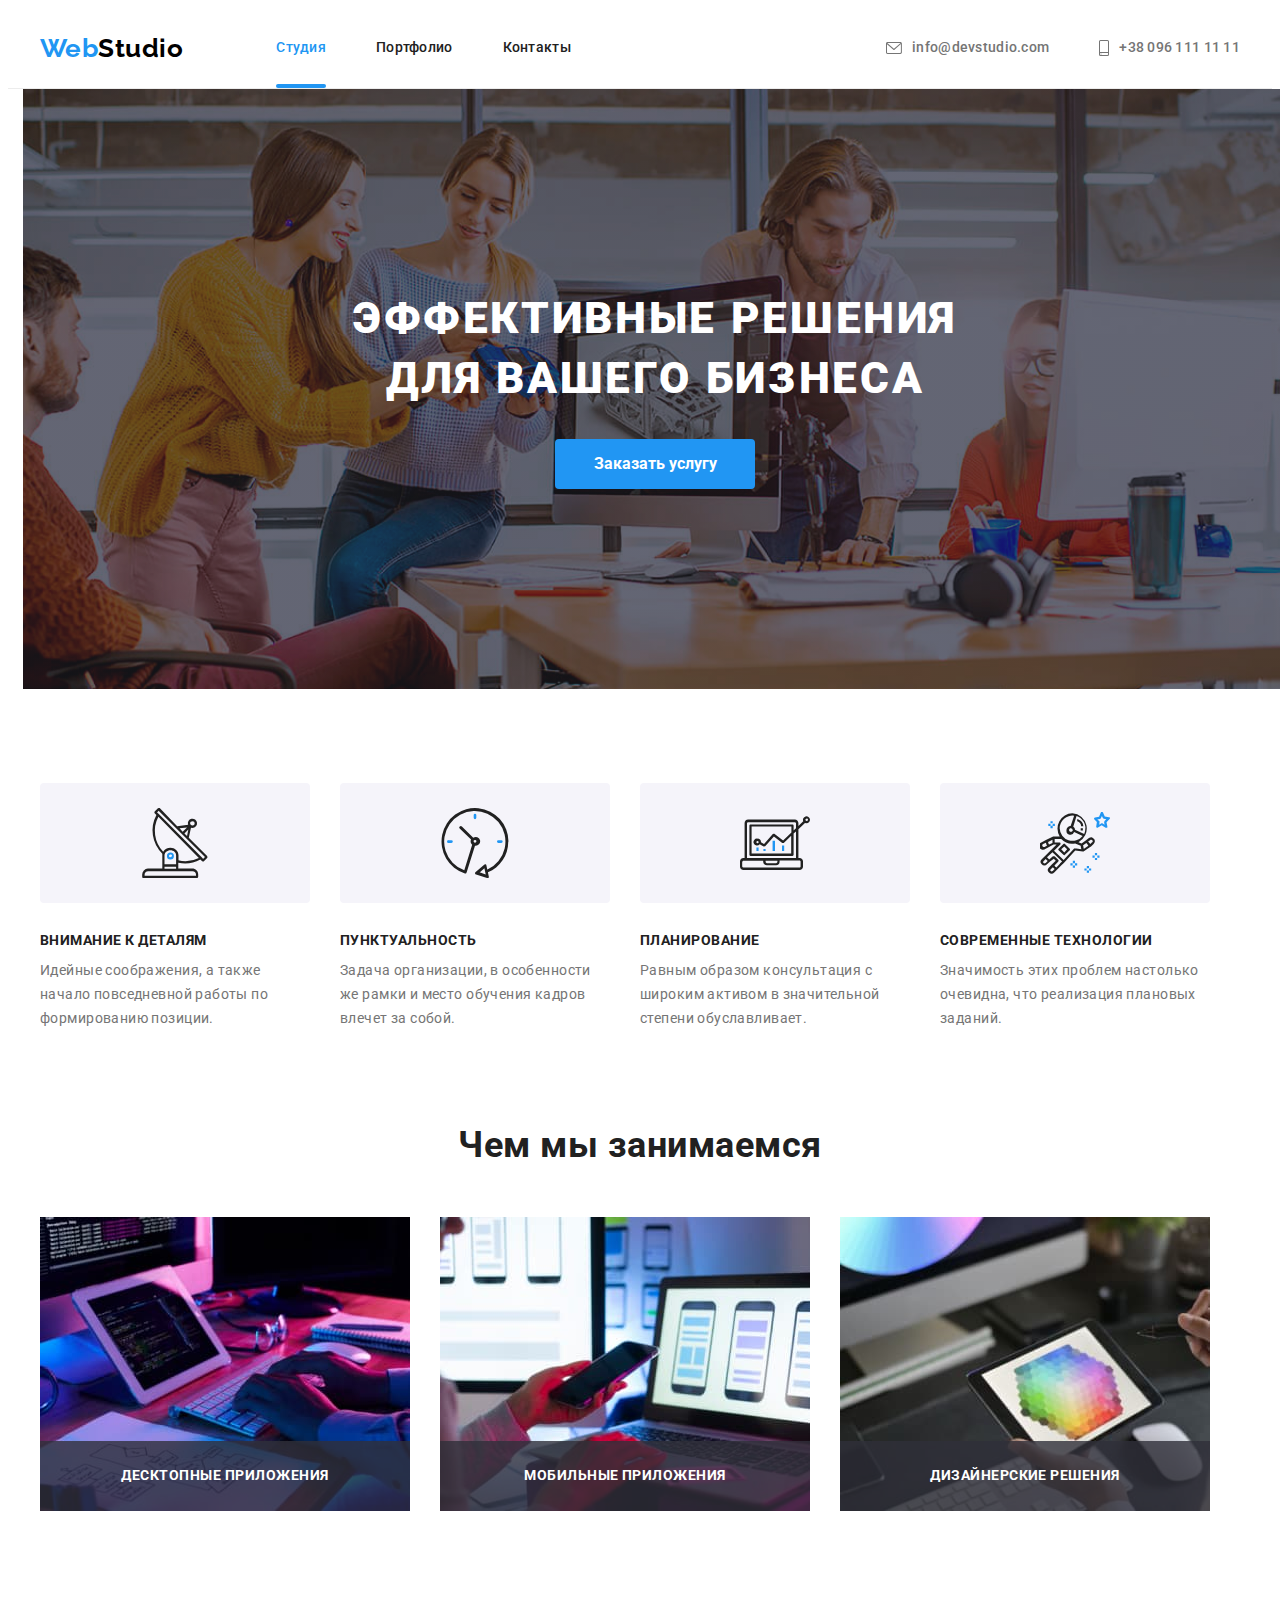
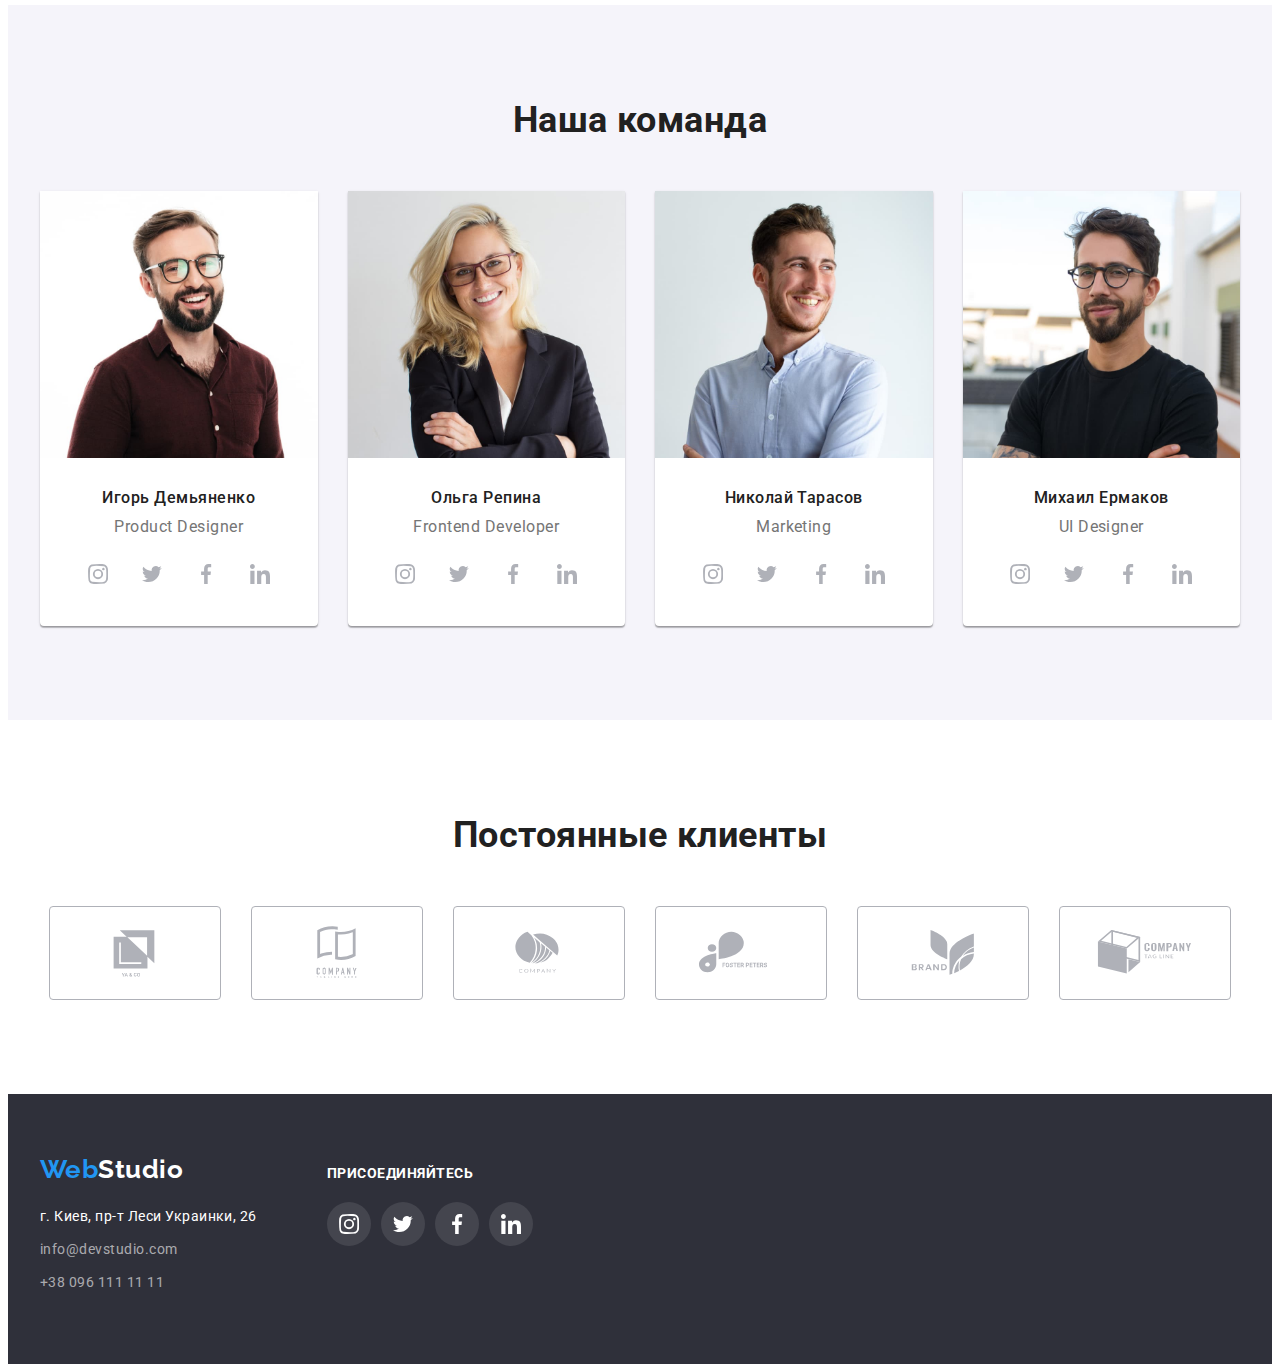
<file: index.html>
<!DOCTYPE html>
<html lang="ru">
  <head>
    <meta charset="UTF-8" />
    <meta http-equiv="X-UA-Compatible" content="IE=edge" />
    <meta name="viewport" content="width=device-width, initial-scale=1.0" />
    <link
      href="https://fonts.googleapis.com/css2?family=Raleway:wght@700&family=Roboto:wght@400;500;700;900&display=swap"
      rel="stylesheet"
    />
    <link
      rel="stylesheet"
      href="https://cdnjs.cloudflare.com/ajax/libs/modern-normalize/1.1.0/modern-normalize.min.css"
      integrity="sha512-wpPYUAdjBVSE4KJnH1VR1HeZfpl1ub8YT/NKx4PuQ5NmX2tKuGu6U/JRp5y+Y8XG2tV+wKQpNHVUX03MfMFn9Q=="
      crossorigin="anonymous"
      referrerpolicy="no-referrer"
    />
    <link rel="stylesheet" href="./css/styles.css" />
    <title>goit-markup-hw-05</title>
  </head>
  <body>
    <!--Шапка-->
    <header class="header">
      <!-- <a href="./test.html" style="font-size: 80">TEST</a> -->
      <nav class="container main-nav">
        <a href="./index.html" class="logo"
          ><span class="first-word">Web</span><span class="second-word">Studio</span></a
        >
        <ul class="site-nav list">
          <li class="item"><a href="./index.html" class="link current">Студия</a></li>
          <li class="item"><a href="./portfolio.html" class="link">Портфолио</a></li>
          <li class="item"><a href="" class="link">Контакты</a></li>
        </ul>

        <ul class="site-auto list">
          <li class="item">
            <a href="mailto:info@devstudio.com" class="link icon-contact">
              <svg class="icon-envelope">
                <use href="./images/icons1.svg#icon-envelope"></use>
              </svg>
              info@devstudio.com
            </a>
          </li>
          <li class="item">
            <a href="tel:+380961111111" class="link icon-contact">
              <svg class="icon-smartphone">
                <use href="./images/icons1.svg#icon-smartphone"></use>
              </svg>
              +38 096 111 11 11</a
            >
          </li>
        </ul>
      </nav>
    </header>

    <!--Главная секция-->
    <main>
      <!--Секция-герой-->
      <section class="hero container">
        <div class="hero-bg">
          <h1 class="hero-title">
            Эффективные решения <br />
            для вашего бизнеса
          </h1>
          <button class="button primary" type="button" data-modal-open>Заказать услугу</button>
        </div>
      </section>

      <!-- MODAL WINDOW -->
      <!-- <button type="button" data-modal-open>MODAL WINDOW</button> -->
      <div class="backdrop is-hidden" data-modal>
        <div class="modal">
          <!-- <p>Lorem ipsum dolor sit amet consectetur adipisicing elit. Repellendus, architecto!</p> -->
          <button type="button" class="modal-button" data-modal-close>
            <svg class="modal-icon" width="18" height="18">
              <use href="./images/icons1.svg#icon-close-black"></use>
            </svg>
          </button>
        </div>
      </div>
      <!-- MODAL WINDOW -->

      <!--Характеристика-->
      <section class="section">
        <div class="container">
          <h2 class="section-title visually-hidden">Характеристика компании</h2>
          <ul class="feature-list list">
            <li class="item">
              <div class="icon-feature">
                <svg width="70" height="70">
                  <use href="./images/icons1.svg#icon-antenna"></use>
                </svg>
              </div>

              <h3 class="title">Внимание к деталям</h3>
              <p class="text">
                Идейные соображения, а также начало повседневной работы по формированию позиции.
              </p>
            </li>
            <li class="item">
              <div class="icon-feature">
                <svg width="70" height="70">
                  <use href="./images/icons1.svg#icon-clock"></use>
                </svg>
              </div>
              <h3 class="title">Пунктуальность</h3>
              <p class="text">
                Задача организации, в особенности же рамки и место обучения кадров влечет за собой.
              </p>
            </li>
            <li class="item">
              <div class="icon-feature">
                <svg width="70" height="70">
                  <use href="./images/icons1.svg#icon-diagram"></use>
                </svg>
              </div>
              <h3 class="title">Планирование</h3>
              <p class="text">
                Равным образом консультация с широким активом в значительной степени обуславливает.
              </p>
            </li>
            <li class="item">
              <div class="icon-feature">
                <svg width="70" height="70">
                  <use href="./images/icons1.svg#icon-astronaut"></use>
                </svg>
              </div>

              <h3 class="title">Современные технологии</h3>
              <p class="text">
                Значимость этих проблем настолько очевидна, что реализация плановых заданий.
              </p>
            </li>
          </ul>
        </div>
      </section>

      <!--Чем занимается компания-->
      <section class="section occupation">
        <div class="container">
          <h2 class="section-title">Чем мы занимаемся</h2>
          <ul class="occupation-list list">
            <li class="item">
              <div class="ocupation-thumb">
                <img src="./images/programming.jpg" alt="Человек программирует" width="370" />
                <div class="ocupation-description">
                  <p class="occupation-text">Десктопные приложения</p>
                </div>
              </div>
            </li>
            <li class="item">
              <div class="ocupation-thumb">
                <img src="./images/maket.jpg" alt="Человек создает макет" width="370" />
                <div class="ocupation-description">
                  <p class="occupation-text">Мобильные приложения</p>
                </div>
              </div>
            </li>
            <li class="item">
              <div class="ocupation-thumb">
                <img src="./images/colour-selection.jpg" alt="Человек выбирает цвета" width="370" />
                <div class="ocupation-description">
                  <p class="occupation-text">Дизайнерские решения</p>
                </div>
              </div>
            </li>
          </ul>
        </div>
      </section>

      <!--Команда-->
      <section class="section team">
        <div class="container team-conteiner">
          <h2 class="section-title">Наша команда</h2>
          <ul class="team-list list">
            <li class="item">
              <img
                src="./images/product-designer.jpg"
                alt="Фото Игоря Демьяненко"
                width="270"
                class="img"
              />
              <div class="team-caption">
                <h3 class="title">Игорь Демьяненко</h3>
                <p>Product Designer</p>
                <!-- social list buttons -->
                <ul class="social-list list">
                  <li class="item">
                    <button class="button-link" type="button">
                      <svg class="button-icon" width="20" height="20">
                        <use href="./images/icons1.svg#icon-instagram"></use>
                      </svg>
                    </button>
                  </li>
                  <li class="item">
                    <button class="button-link" type="button">
                      <svg class="button-icon" width="20" height="20">
                        <use href="./images/icons1.svg#icon-twitter"></use>
                      </svg>
                    </button>
                  </li>
                  <li class="item">
                    <button class="button-link" type="button">
                      <svg class="button-icon" width="20" height="20">
                        <use href="./images/icons1.svg#icon-facebook"></use>
                      </svg>
                    </button>
                  </li>
                  <li class="item">
                    <button class="button-link" type="button">
                      <svg class="button-icon" width="20" height="20">
                        <use href="./images/icons1.svg#icon-linkedin"></use>
                      </svg>
                    </button>
                  </li>
                </ul>
                <!-- social list buttons -->
              </div>
            </li>
            <li class="item">
              <img
                src="./images/frontend-developer.jpg"
                alt="Фото Ольги Репиной"
                width="270"
                class="img"
              />
              <div class="team-caption">
                <h3 class="title">Ольга Репина</h3>
                <p>Frontend Developer</p>
                <!-- social list buttons -->
                <ul class="social-list list">
                  <li class="item">
                    <button class="button-link" type="button">
                      <svg class="button-icon" width="20" height="20">
                        <use href="./images/icons1.svg#icon-instagram"></use>
                      </svg>
                    </button>
                  </li>
                  <li class="item">
                    <button class="button-link" type="button">
                      <svg class="button-icon" width="20" height="20">
                        <use href="./images/icons1.svg#icon-twitter"></use>
                      </svg>
                    </button>
                  </li>
                  <li class="item">
                    <button class="button-link" type="button">
                      <svg class="button-icon" width="20" height="20">
                        <use href="./images/icons1.svg#icon-facebook"></use>
                      </svg>
                    </button>
                  </li>
                  <li class="item">
                    <button class="button-link" type="button">
                      <svg class="button-icon" width="20" height="20">
                        <use href="./images/icons1.svg#icon-linkedin"></use>
                      </svg>
                    </button>
                  </li>
                </ul>
                <!-- social list buttons -->
              </div>
            </li>
            <li class="item">
              <img
                src="./images/marketing.jpg"
                alt="Фото Николая Тарасова"
                width="270"
                class="img"
              />
              <div class="team-caption">
                <h3 class="title">Николай Тарасов</h3>
                <p>Marketing</p>
                <!-- social list buttons -->
                <ul class="social-list list">
                  <li class="item">
                    <button class="button-link" type="button">
                      <svg class="button-icon" width="20" height="20">
                        <use href="./images/icons1.svg#icon-instagram"></use>
                      </svg>
                    </button>
                  </li>
                  <li class="item">
                    <button class="button-link" type="button">
                      <svg class="button-icon" width="20" height="20">
                        <use href="./images/icons1.svg#icon-twitter"></use>
                      </svg>
                    </button>
                  </li>
                  <li class="item">
                    <button class="button-link" type="button">
                      <svg class="button-icon" width="20" height="20">
                        <use href="./images/icons1.svg#icon-facebook"></use>
                      </svg>
                    </button>
                  </li>
                  <li class="item">
                    <button class="button-link" type="button">
                      <svg class="button-icon" width="20" height="20">
                        <use href="./images/icons1.svg#icon-linkedin"></use>
                      </svg>
                    </button>
                  </li>
                </ul>
                <!-- social list buttons -->
              </div>
            </li>
            <li class="item">
              <img
                src="./images/UI-designer.jpg"
                alt="Фото Михаила Ермакова"
                width="270"
                class="img"
              />
              <div class="team-caption">
                <h3 class="title">Михаил Ермаков</h3>
                <p>UI Designer</p>
                <!-- social list buttons -->
                <ul class="social-list list">
                  <li class="item">
                    <button class="button-link" type="button">
                      <svg class="button-icon" width="20" height="20">
                        <use href="./images/icons1.svg#icon-instagram"></use>
                      </svg>
                    </button>
                  </li>
                  <li class="item">
                    <button class="button-link" type="button">
                      <svg class="button-icon" width="20" height="20">
                        <use href="./images/icons1.svg#icon-twitter"></use>
                      </svg>
                    </button>
                  </li>
                  <li class="item">
                    <button class="button-link" type="button">
                      <svg class="button-icon" width="20" height="20">
                        <use href="./images/icons1.svg#icon-facebook"></use>
                      </svg>
                    </button>
                  </li>
                  <li class="item">
                    <button class="button-link" type="button">
                      <svg class="button-icon" width="20" height="20">
                        <use href="./images/icons1.svg#icon-linkedin"></use>
                      </svg>
                    </button>
                  </li>
                </ul>
                <!-- social list buttons -->
              </div>
            </li>
          </ul>
        </div>
      </section>

      <!-- Клиенты -->
      <section class="section">
        <div class="container">
          <h2 class="section-title">Постоянные клиенты</h2>
          <ul class="clients-list list">
            <li class="item">
              <a href="#" class="button-client">
                <svg class="icon-client" width="106" height="60">
                  <use href="./images/icons1.svg#icon-company-1"></use>
                </svg>
              </a>
            </li>
            <li class="item">
              <a href="#" class="button-client">
                <svg class="icon-client" width="106" height="60">
                  <use href="./images/icons1.svg#icon-company-2"></use>
                </svg>
              </a>
            </li>
            <li class="item">
              <a href="#" class="button-client">
                <svg class="icon-client" width="106" height="60">
                  <use href="./images/icons1.svg#icon-company-3"></use>
                </svg>
              </a>
            </li>
            <li class="item">
              <a href="#" class="button-client">
                <svg class="icon-client" width="106" height="60">
                  <use href="./images/icons1.svg#icon-company-4"></use>
                </svg>
              </a>
            </li>
            <li class="item">
              <a href="#" class="button-client">
                <svg class="icon-client" width="106" height="60">
                  <use href="./images/icons1.svg#icon-company-5"></use>
                </svg>
              </a>
            </li>
            <li class="item">
              <a href="#" class="button-client">
                <svg class="icon-client" width="106" height="60">
                  <use href="./images/icons1.svg#icon-company-6"></use>
                </svg>
              </a>
            </li>
          </ul>
        </div>
      </section>
    </main>

    <!--Футер-->
    <footer class="footer">
      <!-- section 1 -->
      <div class="container">
        <section class="contact-info">
          <div class="footer-container">
            <a href="./index.html" class="logo">
              <span class="first-word">Web</span><span class="second-word">Studio</span>
            </a>
            <address class="addres">
              <p>г. Киев, пр-т Леси Украинки, 26</p>
              <a href="mailto:info@devstudio.com" class="addres-link">info@devstudio.com</a>
              <a href="tel:+380961111111" class="addres-link">+38 096 111 11 11</a>
            </address>
          </div>
        </section>
        <!-- section 2 -->
        <section class="contact-info">
          <div class="footer-container">
            <h3 class="title">присоединяйтесь</h3>
            <ul class="social-list list">
              <li class="item">
                <button class="button-link" type="button">
                  <svg class="button-icon" width="20" height="20">
                    <use href="./images/icons1.svg#icon-instagram"></use>
                  </svg>
                </button>
              </li>
              <li class="item">
                <button class="button-link" type="button">
                  <svg class="button-icon" width="20" height="20">
                    <use href="./images/icons1.svg#icon-twitter"></use>
                  </svg>
                </button>
              </li>
              <li class="item">
                <button class="button-link" type="button">
                  <svg class="button-icon" width="20" height="20">
                    <use href="./images/icons1.svg#icon-facebook"></use>
                  </svg>
                </button>
              </li>
              <li class="item">
                <button class="button-link" type="button">
                  <svg class="button-icon" width="20" height="20">
                    <use href="./images/icons1.svg#icon-linkedin"></use>
                  </svg>
                </button>
              </li>
            </ul>
          </div>
        </section>
      </div>
    </footer>
    <script src="./js/modal.js"></script>
  </body>
</html>
</file>
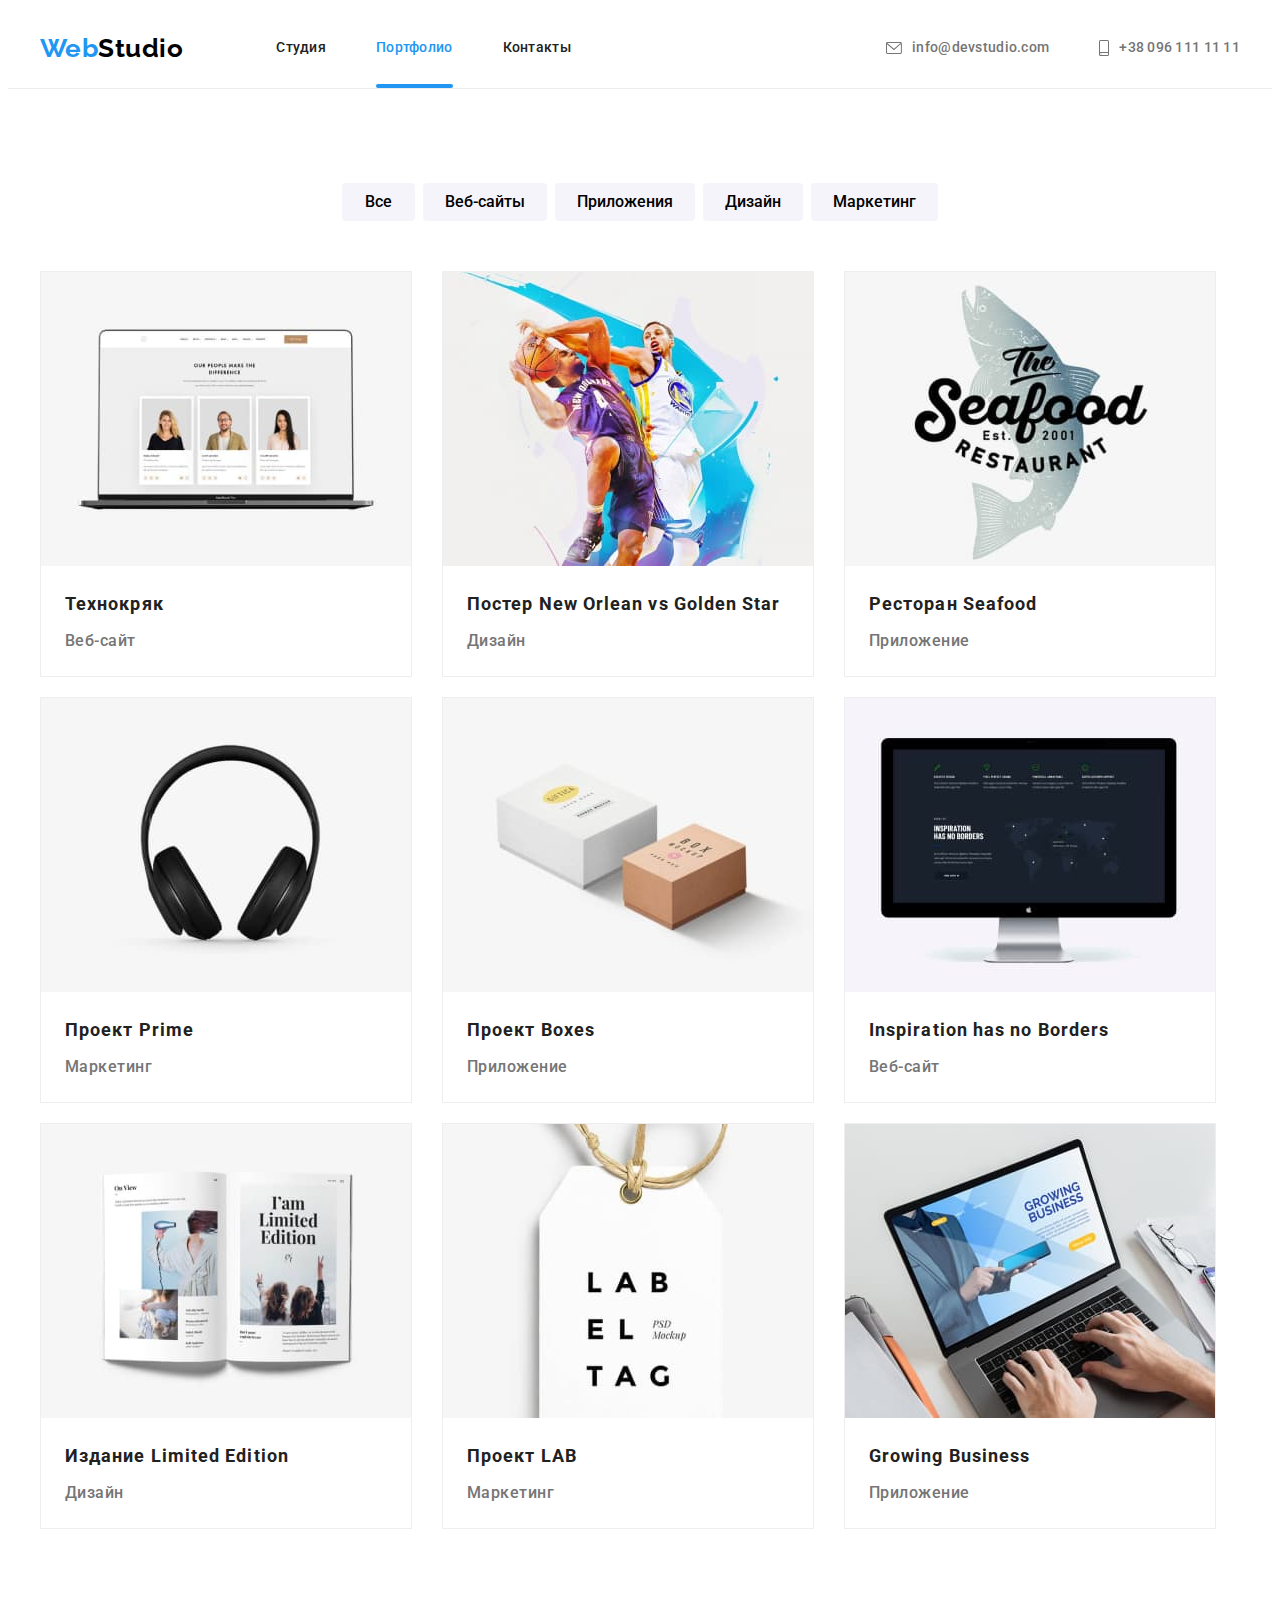
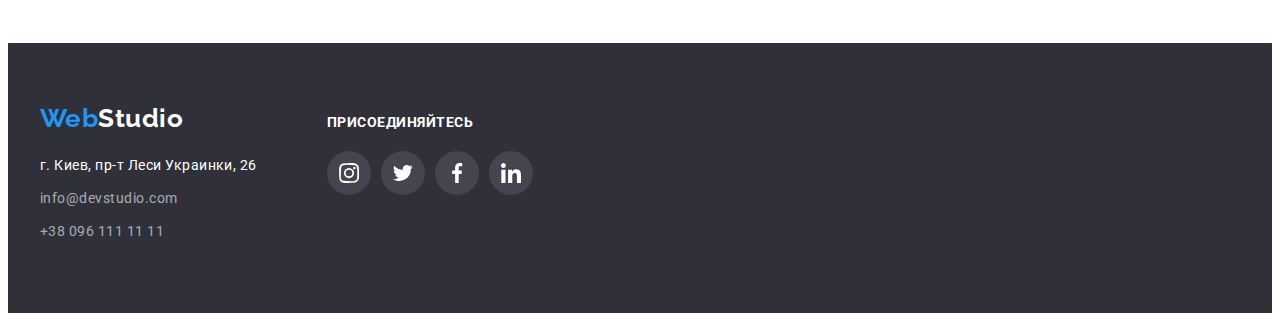
<file: portfolio.html>
<!DOCTYPE html>
<html lang="ru">
  <head>
    <meta charset="UTF-8" />
    <meta http-equiv="X-UA-Compatible" content="IE=edge" />
    <meta name="viewport" content="width=device-width, initial-scale=1.0" />
    <link
      href="https://fonts.googleapis.com/css2?family=Raleway:wght@700&family=Roboto:wght@400;500;700;900&display=swap"
      rel="stylesheet"
    />
    <link
      rel="stylesheet"
      href="https://cdnjs.cloudflare.com/ajax/libs/modern-normalize/1.1.0/modern-normalize.min.css"
      integrity="sha512-wpPYUAdjBVSE4KJnH1VR1HeZfpl1ub8YT/NKx4PuQ5NmX2tKuGu6U/JRp5y+Y8XG2tV+wKQpNHVUX03MfMFn9Q=="
      crossorigin="anonymous"
      referrerpolicy="no-referrer"
    />
    <link rel="stylesheet" href="./css/styles.css" />
    <title>goit-markup-hw-05</title>
  </head>
  <body>
    <!--Шапка-->
    <header class="header">
      <nav class="container main-nav">
        <a href="./index.html" class="logo"
          ><span class="first-word">Web</span><span class="second-word">Studio</span></a
        >
        <ul class="site-nav list">
          <li class="item"><a href="./index.html" class="link">Студия</a></li>
          <li class="item"><a href="./portfolio.html" class="link current">Портфолио</a></li>
          <li class="item"><a href="" class="link">Контакты</a></li>
        </ul>

        <ul class="site-auto list">
          <li class="item">
            <a href="mailto:info@devstudio.com" class="link icon-contact">
              <svg class="icon-envelope">
                <use href="./images/icons1.svg#icon-envelope"></use>
              </svg>
              info@devstudio.com
            </a>
          </li>
          <li class="item">
            <a href="tel:+380961111111" class="link icon-contact">
              <svg class="icon-smartphone">
                <use href="./images/icons1.svg#icon-smartphone"></use>
              </svg>
              +38 096 111 11 11</a
            >
          </li>
        </ul>
      </nav>
    </header>

    <!--Главная секция-->
    <main>
      <section class="portfolio">
        <div class="container">
          <h2 class="section-title visually-hidden">Наши работы</h2>
          <ul class="filtr-list list">
            <li class="item"><button class="button secondary" type="button">Все</button></li>
            <li class="item"><button class="button secondary" type="button">Веб-сайты</button></li>
            <li class="item"><button class="button secondary" type="button">Приложения</button></li>
            <li class="item"><button class="button secondary" type="button">Дизайн</button></li>
            <li class="item"><button class="button secondary" type="button">Маркетинг</button></li>
          </ul>
          <ul class="portfolio-list list">
            <li class="item">
              <a href="" class="link">
                <div class="portfolio-link">
                  <div class="portfolio-thumb">
                    <img
                      src="./images/portfolio/technokryak.jpg"
                      alt="Открытый на ноутбуке веб-сайт"
                      width="370"
                    />
                    <div class="portfolio-overlay">
                      <div class="overlay-text">
                        <p>
                          Ресурс предлагает комплексные предложения с разным уровнем функционала и
                          сервисов. Все это позволит посетителю получить исчерпывающие сведения о
                          компании или частном лице.
                        </p>
                      </div>
                    </div>
                  </div>
                  <div class="prortfolio-meta caption">
                    <h3 class="title">Технокряк</h3>
                    <p>Веб-сайт</p>
                  </div>
                </div>
              </a>
            </li>

            <li class="item">
              <a href="" class="link">
                <div class="portfolio-link">
                  <div class="portfolio-thumb">
                    <img
                      src="./images/portfolio/poster.jpg"
                      alt="Постер с баскетболистами"
                      width="370"
                    />
                    <div class="portfolio-overlay">
                      <div class="overlay-text">
                        <p>
                          Ресурс предлагает комплексные предложения с разным уровнем функционала и
                          сервисов. Все это позволит посетителю получить исчерпывающие сведения о
                          компании или частном лице.
                        </p>
                      </div>
                    </div>
                  </div>
                  <div class="prortfolio-meta caption">
                    <h3 class="title">Постер New Orlean vs Golden Star</h3>
                    <p>Дизайн</p>
                  </div>
                </div>
              </a>
            </li>
            <li class="item">
              <a href="" class="link">
                <div class="portfolio-link">
                  <div class="portfolio-thumb">
                    <img
                      src="./images/portfolio/restaurant-seafood.jpg"
                      alt="Название ресторана на фоне рыбы"
                      width="370"
                    />
                    <div class="portfolio-overlay">
                      <div class="overlay-text">
                        <p>
                          Ресурс предлагает комплексные предложения с разным уровнем функционала и
                          сервисов. Все это позволит посетителю получить исчерпывающие сведения о
                          компании или частном лице.
                        </p>
                      </div>
                    </div>
                  </div>
                  <div class="prortfolio-meta caption">
                    <h3 class="title">Ресторан Seafood</h3>
                    <p>Приложение</p>
                  </div>
                </div>
              </a>
            </li>
            <li class="item">
              <a href="" class="link">
                <div class="portfolio-link">
                  <div class="portfolio-thumb">
                    <img src="./images/portfolio/project-prime.jpg" alt="Наушники" width="370" />
                    <div class="portfolio-overlay">
                      <div class="overlay-text">
                        <p>
                          Ресурс предлагает комплексные предложения с разным уровнем функционала и
                          сервисов. Все это позволит посетителю получить исчерпывающие сведения о
                          компании или частном лице.
                        </p>
                      </div>
                    </div>
                  </div>
                  <div class="prortfolio-meta caption">
                    <h3 class="title">Проект Prime</h3>
                    <p>Маркетинг</p>
                  </div>
                </div>
              </a>
            </li>
            <li class="item">
              <a href="" class="link">
                <div class="portfolio-link">
                  <div class="portfolio-thumb">
                    <img src="./images/portfolio/project-boxes.jpg" alt="Коробки" width="370" />
                    <div class="portfolio-overlay">
                      <div class="overlay-text">
                        <p>
                          Ресурс предлагает комплексные предложения с разным уровнем функционала и
                          сервисов. Все это позволит посетителю получить исчерпывающие сведения о
                          компании или частном лице.
                        </p>
                      </div>
                    </div>
                  </div>
                  <div class="prortfolio-meta caption">
                    <h3 class="title">Проект Boxes</h3>
                    <p>Приложение</p>
                  </div>
                </div>
              </a>
            </li>
            <li class="item">
              <a href="" class="link">
                <div class="portfolio-link">
                  <div class="portfolio-thumb">
                    <img src="./images/portfolio/inspiration.jpg" alt="Монитор Эппл" width="370" />
                    <div class="portfolio-overlay">
                      <div class="overlay-text">
                        <p>
                          Ресурс предлагает комплексные предложения с разным уровнем функционала и
                          сервисов. Все это позволит посетителю получить исчерпывающие сведения о
                          компании или частном лице.
                        </p>
                      </div>
                    </div>
                  </div>
                  <div class="prortfolio-meta caption">
                    <h3 class="title">Inspiration has no Borders</h3>
                    <p>Веб-сайт</p>
                  </div>
                </div>
              </a>
            </li>
            <li class="item">
              <a href="" class="link">
                <div class="portfolio-link">
                  <div class="portfolio-thumb">
                    <img
                      src="./images/portfolio/edition-limited.jpg"
                      alt="Раскрытая книга"
                      width="370"
                    />
                    <div class="portfolio-overlay">
                      <div class="overlay-text">
                        <p>
                          Ресурс предлагает комплексные предложения с разным уровнем функционала и
                          сервисов. Все это позволит посетителю получить исчерпывающие сведения о
                          компании или частном лице.
                        </p>
                      </div>
                    </div>
                  </div>
                  <div class="prortfolio-meta caption">
                    <h3 class="title">Издание Limited Edition</h3>
                    <p>Дизайн</p>
                  </div>
                </div>
              </a>
            </li>
            <li class="item">
              <a href="" class="link">
                <div class="portfolio-link">
                  <div class="portfolio-thumb">
                    <img
                      src="./images/portfolio/project-lab.jpg"
                      alt="Бирка с названием"
                      width="370"
                    />
                    <div class="portfolio-overlay">
                      <div class="overlay-text">
                        <p>
                          Ресурс предлагает комплексные предложения с разным уровнем функционала и
                          сервисов. Все это позволит посетителю получить исчерпывающие сведения о
                          компании или частном лице.
                        </p>
                      </div>
                    </div>
                  </div>
                  <div class="prortfolio-meta caption">
                    <h3 class="title">Проект LAB</h3>
                    <p>Маркетинг</p>
                  </div>
                </div>
              </a>
            </li>
            <li class="item">
              <a href="" class="link">
                <div class="portfolio-link">
                  <div class="portfolio-thumb">
                    <img src="./images/portfolio/growing-business.jpg" alt="Ноутбук" width="370" />
                    <div class="portfolio-overlay">
                      <div class="overlay-text">
                        <p>
                          Ресурс предлагает комплексные предложения с разным уровнем функционала и
                          сервисов. Все это позволит посетителю получить исчерпывающие сведения о
                          компании или частном лице.
                        </p>
                      </div>
                    </div>
                  </div>
                  <div class="prortfolio-meta caption">
                    <h3 class="title">Growing Business</h3>
                    <p>Приложение</p>
                  </div>
                </div>
              </a>
            </li>
          </ul>
        </div>
      </section>
    </main>
    <!--Футер-->
    <footer class="footer">
      <div class="container">
        <!-- section 1 -->
        <section class="contact-info">
          <div class="footer-container">
            <a href="./index.html" class="logo">
              <span class="first-word">Web</span><span class="second-word">Studio</span>
            </a>
            <address class="addres">
              <p>г. Киев, пр-т Леси Украинки, 26</p>
              <a href="mailto:info@devstudio.com" class="addres-link">info@devstudio.com</a>
              <a href="tel:+380961111111" class="addres-link">+38 096 111 11 11</a>
            </address>
          </div>
        </section>
        <!-- section 2 -->
        <section class="contact-info">
          <div class="footer-container">
            <h3 class="title">присоединяйтесь</h3>
            <ul class="social-list list">
              <li class="item">
                <button class="button-link" type="button">
                  <svg class="button-icon" width="20" height="20">
                    <use href="./images/icons1.svg#icon-instagram"></use>
                  </svg>
                </button>
              </li>
              <li class="item">
                <button class="button-link" type="button">
                  <svg class="button-icon" width="20" height="20">
                    <use href="./images/icons1.svg#icon-twitter"></use>
                  </svg>
                </button>
              </li>
              <li class="item">
                <button class="button-link" type="button">
                  <svg class="button-icon" width="20" height="20">
                    <use href="./images/icons1.svg#icon-facebook"></use>
                  </svg>
                </button>
              </li>
              <li class="item">
                <button class="button-link" type="button">
                  <svg class="button-icon" width="20" height="20">
                    <use href="./images/icons1.svg#icon-linkedin"></use>
                  </svg>
                </button>
              </li>
            </ul>
          </div>
        </section>
      </div>
    </footer>
    <script src="./js/modal.js"></script>
  </body>
</html>
</file>
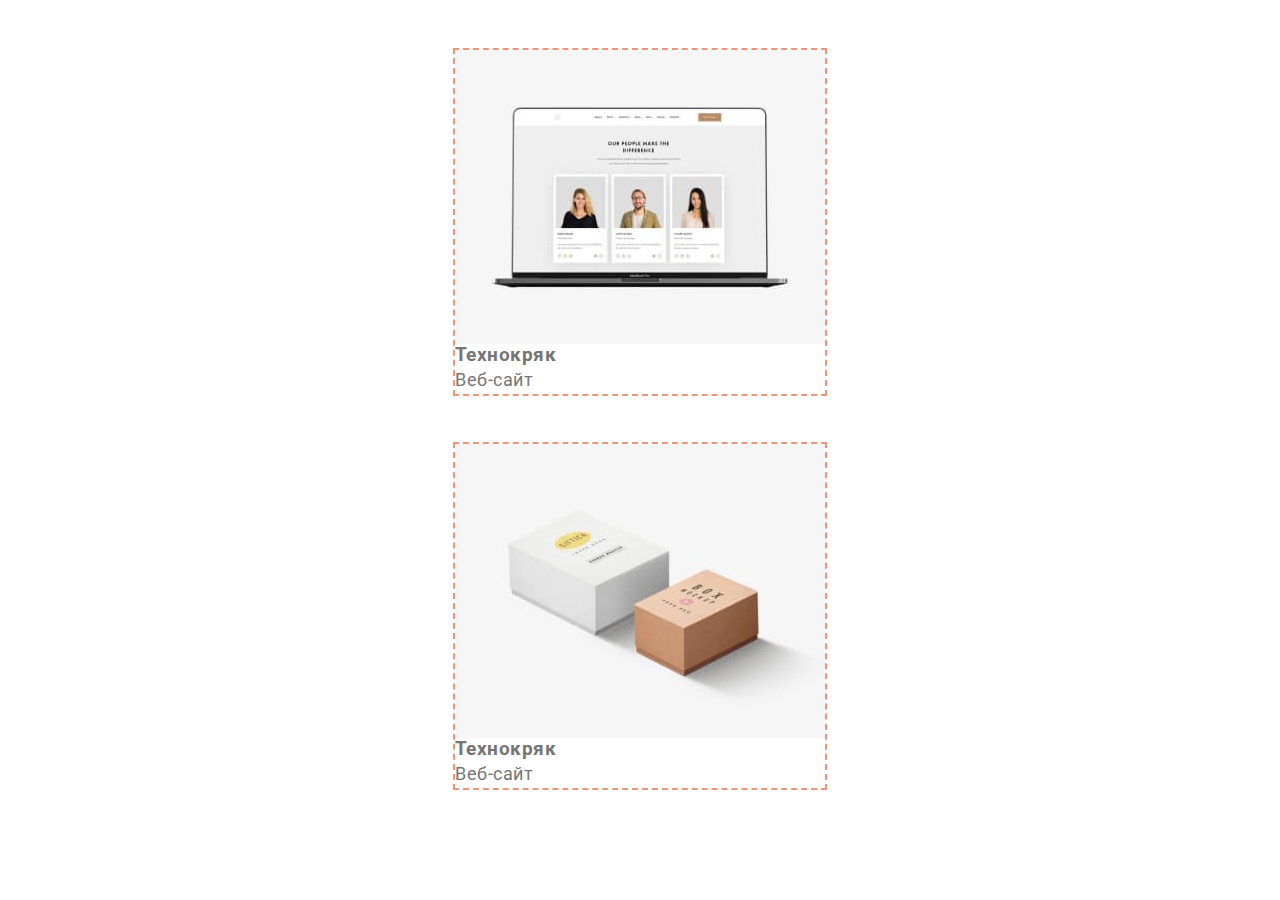
<file: test.html>
<!DOCTYPE html>
<html lang="ru">
  <head>
    <meta charset="UTF-8" />
    <meta http-equiv="X-UA-Compatible" content="IE=edge" />
    <meta name="viewport" content="width=device-width, initial-scale=1.0" />
    <link
      href="https://fonts.googleapis.com/css2?family=Raleway:wght@700&family=Roboto:wght@400;500;700;900&display=swap"
      rel="stylesheet"
    />
    <link
      rel="stylesheet"
      href="https://cdnjs.cloudflare.com/ajax/libs/modern-normalize/1.1.0/modern-normalize.min.css"
      integrity="sha512-wpPYUAdjBVSE4KJnH1VR1HeZfpl1ub8YT/NKx4PuQ5NmX2tKuGu6U/JRp5y+Y8XG2tV+wKQpNHVUX03MfMFn9Q=="
      crossorigin="anonymous"
      referrerpolicy="no-referrer"
    />
    <link rel="stylesheet" href="./css/styles.css" />
    <title>TEST</title>
    <style>
      /* .btn,
      .btn1 {
        position: relative;

        display: inline-flex;
        border: none;
        margin: 0;
        padding: 10px 30px;
        border-radius: 3px;
        background-color: #008080;
        color: #fff;
        font: inherit;
        cursor: pointer;

        overflow: hidden;

        transition: background-color 250ms cubic-bezier(0.4, 0, 0.2, 1),
          color 250ms cubic-bezier(0.4, 0, 0.2, 1);
      }

      .btn:hover,
      .btn:focus {
        background-color: #d87093;
        color: aquamarine;
      }
      .btn1:hover,
      .btn1:focus {
        background-color: darkgoldenrod;
        color: midnightblue;
      }

      .btn::before,
      .btn::after,
      .btn1::before,
      .btn1::after {
        content: '';
        display: inline-block;
        width: 20px;
        height: 20px;
        transition: transform 250ms cubic-bezier(0.4, 0, 0.2, 1);
      }

      .btn::before {
        margin-right: 10px;

        background-color: deeppink;
      }
      .btn1::before {
        position: absolute;
        top: 50%;
        right: 30px;

        background-color: maroon;

        transform: translateY(calc(-50% + 35px));
      }

      .btn:hover::before,
      .btn:focus::before,
      .btn1:hover::after,
      .btn1:focus::after {
        transform: translateY(-35px);
      }

      .btn::after {
        position: absolute;
        top: 50%;
        left: 30px;

        background-color: forestgreen;

        transform: translateY(calc(-50% + 35px));
      }
      .btn1::after {
        margin-left: 10px;

        background-color: springgreen;
      }

      .btn:hover::after,
      .btn:focus::after,
      .btn1:hover::before,
      .btn1:focus::before {
        transform: translateY(-50%);
      } */
      p,
      h3 {
        margin: 0;
        padding: 0;
      }
      p {
        font-family: 'Roboto';
        font-weight: 400;
        font-size: 18px;
        line-height: 1.56;
        letter-spacing: 0.03em;
      }

      .portfolio-link {
        position: relative;

        width: 370px;
        outline: 2px dashed darksalmon;
        margin: 50px auto;
      }
      /* .portfolio-link:hover .overlay-text {
        opacity: 1;
      } */
      /* .portfolio-link:hover .portfolio-thumb::before {
        transform: translateX(0);
      } */

      .portfolio-thumb {
        position: relative;
        overflow: hidden;
      }

      /* .portfolio-thumb::before {
        content: '';

        display: inline-block;
        position: absolute;
        top: 0;
        left: 0;
        width: 100%;
        height: 100%;

        opacity: 0;
        transform: translateX(-100%);

        transition: transform 250ms cubic-bezier(0.4, 0, 0.2, 1);

        background-color: rgba(33, 150, 243, 0.9);
      } */

      .portfolio-overlay {
        position: absolute;
        top: 0;
        left: 0;
        width: 100%;
        height: 100%;

        transform: translateX(-100%);
        transition: transform 250ms cubic-bezier(0.4, 0, 0.2, 1);

        background-color: rgba(33, 150, 243, 0.9);
      }

      .portfolio-link:hover .portfolio-overlay {
        transform: translateX(0);
      }

      .portfolio-overlay1 {
        position: absolute;
        top: 0;
        left: 0;
        width: 100%;
        height: 100%;

        transform: translateY(100%);
        transition: transform 250ms cubic-bezier(0.4, 0, 0.2, 1);

        background-color: rgba(33, 150, 243, 0.9);
      }

      .portfolio-link:hover .portfolio-overlay1 {
        transform: translateY(0);
      }

      /* .portfolio-thumb:hover::before {
        opacity: 1;
      } */
      /* .portfolio-thumb:hover .portfolio-overlay {
        opacity: 1;
      } */

      .overlay-text {
        position: absolute;
        top: 50%;
        left: 50%;

        /* opacity: 0; */
        transform: translate(-50%, -50%);

        width: 322px;
        background-color: rgb(220, 20, 60);
      }
    </style>
  </head>
  <body>
    <div class="portfolio-link">
      <div class="portfolio-thumb">
        <img
          src="./images/portfolio/technokryak.jpg"
          alt="Открытый на ноутбуке веб-сайт"
          width="370"
        />
        <div class="portfolio-overlay">
          <div class="overlay-text card1">
            <p>
              Ресурс предлагает комплексные предложения с разным уровнем функционала и сервисов. Все
              это позволит посетителю получить исчерпывающие сведения о компании или частном лице.
            </p>
          </div>
        </div>
      </div>
      <div class="prortfolio-meta">
        <h3 class="title">Технокряк</h3>
        <p>Веб-сайт</p>
      </div>
    </div>

    <div class="portfolio-link">
      <div class="portfolio-thumb">
        <img
          src="./images/portfolio/project-boxes.jpg"
          alt="Открытый на ноутбуке веб-сайт"
          width="370"
        />
        <div class="portfolio-overlay1">
          <div class="overlay-text">
            <p>
              Ресурс предлагает комплексные предложения с разным уровнем функционала и сервисов. Все
              это позволит посетителю получить исчерпывающие сведения о компании или частном лице.
            </p>
          </div>
        </div>
      </div>
      <div class="prortfolio-meta">
        <h3 class="title">Технокряк</h3>
        <p>Веб-сайт</p>
      </div>
    </div>
    <!-- <button class="btn">Подписаться</button>

    <button class="btn1">Подписаться</button> -->

    <!-- <div class="portfolio-thumb">
      <img
        src="./images/portfolio/technokryak.jpg"
        alt="Открытый на ноутбуке веб-сайт"
        width="370"
      />
       <div class="portfolio-overlay"> -->
    <!-- <div class="portfolio-text">
        <p>
           Ресурс предлагает комплексные предложения с разным уровнем функционала и сервисов.
                  Все это позволит посетителю получить исчерпывающие сведения о компании или частном
                  лице. -->
    <!-- тестовый текст. решить проблему
        </p>
      </div> -->
    <!-- </div> -->

    <!-- <div class="portfolio-caption">
        <h3 class="title">Технокряк</h3>
        <p>Веб-сайт</p>
      </div>
    </div>  -->
  </body>
</html>
</file>
<file: css/styles.css>
/* font-family: 'Roboto';
font-style: normal; */
/* -----------------------------------------------------------*/
/* цвет шапки: FFFFFF */
/* основной цвет фона:  FFFFFF       E5E5E5 */
/* дополньтельній цвет фона: F5F4FA */
/* цвет футера: 2F303A */
/* -----------------------------------------------------------*/
/* текст лого (шапка): синий - 2196F3 , черній - 000000 */
/* текст навигации: віделено - 2196F3 , в состоянии покоя - 212121 */
/* текст навигации (почта телефон): почта - 2196F3 , телефон -  757575 */
/* главній герой (текст): FFFFFF */
/* главній герой (фон): 2F303A */
/* заголовки 2: 212121 */
/* заголовки 3: 212121 */
/* основной текст: 757575 */
/* текст лого (футер): синий - 2196F3 , белій - FFFFFF */
/* тект (почта телефон)(футер): rgba(255, 255, 255, 0.6); */
/* цвет фона футер: 2F303A */
/* цвет границы главной навигации: #ECECEC */
/* цвет границы портфолио: #EEEEEE */
/* цвет заднего фона героя: #C4C4C4 */
/* цвет фона команды: #AFB1B8*/
/* цвет фона иконок соц сетей в футере:  rgba(255, 255, 255, 0.1);*/

/* 
logo: font-family: 'Raleway'; 700
nav: font-family: 'Roboto'; 500
h1: font-family: 'Roboto'; 900
button primary: font-family: 'Roboto'; 700
button secondary: font-family: 'Roboto'; 500
h2: font-family: 'Roboto'; 700
p: font-family: 'Roboto'; 400
h3: font-family: 'Roboto'; 500
*/

:root {
  --primary-text-color: #757575;
  --white-text-color: #ffffff;
  --title-text-color: #212121;
  --black-text-color: #000000;
  --accent-color: #2196f3;

  --footer-link-color: rgba(255, 255, 255, 0.6);
  --footer-hover-color: rgba(33, 150, 243, 0.6);
  --footer-icon-contact: rgba(255, 255, 255, 0.1);

  --dark-bgc: #2f303a;
  --hero-bgc: #c4c4c4;

  --button-navigation-color: #f5f4fa;
  --button-pripary-hover: #188ce8;

  --border-nav-color: #ececec;
  --border-portfolio-color: #eeeeee;
  --border-clients-color: #afb1b8;

  --sotial-link-color: #afb1b8;

  --backdrop-bgc: rgba(0, 0, 0, 0.2);
}

body {
  background-color: var(--white-text-color);
  color: var(--primary-text-color);

  font-family: 'Roboto', sans-serif;
  letter-spacing: 0.03em;
}

p {
  margin: 0;
  padding: 0;
}

a {
  /*-------------------*/
  margin: 0;
  padding: 0;
  /*-------------------*/
  text-decoration: none;

  cursor: pointer;
}

.list {
  list-style: none;

  margin-top: 0;
  margin-bottom: 0;
  padding-left: 0;
  padding-right: 0;
}

.link {
  font-weight: 500;
  font-size: 14px;
  line-height: 1.14;
  letter-spacing: 0.02em;

  transition: color 250ms cubic-bezier(0.4, 0, 0.2, 1);
}

.container {
  margin-left: auto;
  margin-right: auto;
  width: 1200px;
  padding: 0 15px;
}

.visually-hidden {
  position: absolute;
  width: 1px;
  height: 1px;
  margin: -1px;
  border: 0;
  padding: 0;

  white-space: nowrap;
  clip-path: inset(100%);
  clip: rect(0 0 0 0);
  overflow: hidden;
}

img {
  display: block;
  width: 100%;
}
/*Навигация сайта*/
/* main-nav ->? padding: 0 15px; */
.header {
  border-bottom: 1px solid var(--border-nav-color);
}

.header > .main-nav {
  display: flex;
  align-items: center;
}

.site-nav {
  display: flex;
  margin-left: 93px;
}

.site-nav .item + .item {
  margin-left: 50px;
}

/* .site-nav .item:not(:last-child) {
  margin-right: 50px;
} */

.site-nav .link {
  position: relative;

  display: block;
  padding-top: 32px;
  padding-bottom: 32px;

  color: var(--title-text-color);
}

.site-nav .link:hover,
.site-nav .link:focus {
  color: var(--accent-color);
}

.site-nav .link.current {
  color: var(--accent-color);
}
.link.current::after {
  content: '';

  position: absolute;
  left: 0;
  bottom: 0;

  display: block;
  width: 100%;
  height: 4px;
  background-color: var(--accent-color);

  border-radius: 2px;
}

.site-auto {
  display: flex;
  align-items: center;
  margin-left: auto;
}

.site-auto .link {
  color: var(--primary-text-color);
}

.site-auto .link:hover,
.site-auto .link:focus {
  color: var(--accent-color);
  fill: var(--accent-color);
}

.site-auto .item + .item {
  margin-left: 50px;
}

.icon-contact {
  display: flex;
  align-items: center;
  justify-content: center;

  fill: var(--primary-text-color);
}

.icon-envelope,
.icon-smartphone {
  margin-right: 10px;
  fill: currentColor;
}

.icon-envelope {
  width: 16px;
  height: 12px;
}
.icon-smartphone {
  width: 10px;
  height: 16px;
}

/* .site-auto .item:nth-child(1):before {
  content: '';
  width: 16px;
  height: 12px;
  margin-right: 10px;
  background-image: url(../images/icons/icon-envelope.svg);
  background-size: contain;
}

.site-auto .item:nth-child(2):before {
  content: '';
  width: 10px;
  height: 16px;
  margin-right: 10px;
  background-image: url(../images/icons/icon-smartphone.svg);
  background-size: contain;
} */

/* logo decorstion */

.logo {
  font-family: 'Raleway', sans-serif;
  font-weight: 700;
  font-size: 26px;
  line-height: 1.19;
}
.first-word {
  color: var(--accent-color);
}
.second-word {
  color: var(--black-text-color);
}

.logo > span {
  transition: color 250ms cubic-bezier(0.4, 0, 0.2, 1);
}

.logo:hover > span,
.logo:focus > span {
  color: var(--footer-hover-color);
}

/*----------------- decoration fof logo in footer */
.footer .second-word {
  color: var(--white-text-color);
}

.section {
  padding: 94px 0;
}

/*hero section*/

.hero {
  width: 100%;
  text-align: center;
}
.hero-bg {
  max-width: 1600px;
  padding: 200px 0;
  margin-right: auto;
  margin-left: auto;

  background-color: var(--hero-bgc);
  background-repeat: no-repeat;
  background-position: center;
  background-size: cover;

  background-image: linear-gradient(rgba(47, 48, 58, 0.4), rgba(47, 48, 58, 0.4)),
    url(../images/bgi.png);
}

.hero-title {
  margin-top: 0;
  margin-bottom: 30px;

  color: var(--white-text-color);

  font-weight: 900;
  font-size: 44px;
  line-height: 1.36;
  letter-spacing: 0.06em;
  text-transform: uppercase;
}

/* section */

.section-title {
  margin-top: 0;
  margin-bottom: 50px;

  color: var(--title-text-color);

  font-weight: 700;
  font-size: 36px;
  line-height: 1.17;
  text-align: center;
}

/* features */

.feature-list {
  display: flex;
}

.feature-list .title {
  margin-top: 0;
  margin-bottom: 10px;

  color: var(--title-text-color);

  font-weight: 700;
  font-size: 14px;
  line-height: 1.14;
  text-transform: uppercase;
}

.feature-list .text {
  margin-top: 0;
  margin-bottom: 0px;

  font-size: 14px;
  line-height: 1.71;
  font-weight: 400;
  letter-spacing: 0.03em;
}

.feature-list .item {
  width: 270px;
}

.icon-feature {
  display: flex;
  justify-content: center;
  align-items: center;
  width: 270px;
  height: 120px;
  margin-bottom: 30px;
  background-color: var(--button-navigation-color);
  border-radius: 4px;
}
/* 
.feature-list .item::before {
  display: block;
  content: '';
  height: 120px;
  margin-bottom: 30px;
  background-color: var(--button-navigation-color);
  background-size: contain;
  background-repeat: no-repeat;
}

.item.icon-antenna::before {
  background-image: url(../images/icons/icon-antenna.svg);
}

.item.icon-clock::before {
  background-image: url(../images/icons/icon-clock.svg);
}

.item.icon-laptop::before {
  background-image: url(../images/icons/icon-laptop.svg);
}

.item.icon-astronaut::before {
  background-image: url(../images/icons/icon-astronaut.svg);
} */

.feature-list .item + .item {
  margin-left: 30px;
}

/* ocupation */
.occupation {
  padding-top: 0;
}

.occupation-list {
  display: flex;
}

.occupation-list .item:not(:nth-last-child(-n + 1)) {
  margin-right: 30px;
}

.occupation .occupation-text {
  margin: 0;
  text-transform: uppercase;
  font-weight: 700;
  font-size: 14px;
  line-height: 1.14;
  text-align: center;
  color: var(--white-text-color);
}

.ocupation-thumb {
  position: relative;
}

.ocupation-description {
  position: absolute;
  right: 0;
  left: 0;
  bottom: 0;

  height: 70px;
  display: flex;
  justify-content: center;
  align-items: center;

  background: rgba(47, 48, 58, 0.8);
}

/* team */
/* padding-top: 94px;
  padding-bottom: 94px; */

.team {
  background-color: var(--button-navigation-color);
}

.team-conteiner {
  margin-bottom: 0;
}

.team-list {
  display: flex;
  margin-top: 0;
  margin-bottom: 0;
}

.team-list > .item:not(:nth-last-child(-n + 1)) {
  margin-right: 30px;
}

.team-list > .item {
  text-align: center;
  background-color: var(--white-text-color);
  box-shadow: 0px 1px 3px rgba(0, 0, 0, 0.12), 0px 1px 1px rgba(0, 0, 0, 0.14),
    0px 2px 1px rgba(0, 0, 0, 0.2);
  border-radius: 0px 0px 4px 4px;
}

.team-list .title {
  margin-top: 0;
  margin-bottom: 10px;

  color: var(--title-text-color);

  font-weight: 500;
  font-size: 16px;
  line-height: 1.19;
}
.team-caption {
  padding: 30px 0;
}

.team-list p {
  margin: 0 0 16px 0;
}

.team-list .button-link {
  fill: var(--sotial-link-color);
  transition: background-color 250ms cubic-bezier(0.4, 0, 0.2, 1),
    fill 250ms cubic-bezier(0.4, 0, 0.2, 1);
}

.team-list .button-link:hover,
.team-list .button-link:focus {
  fill: var(--white-text-color);
  background-color: var(--accent-color);
}

/* clients */

.clients-list {
  display: flex;
  justify-content: center;
}

.clients-list .item {
  width: 170px;
  height: 92px;
  border: 1px solid var(--border-clients-color);
  border-radius: 4px;
}

.clients-list .item + .item {
  margin-left: 30px;
}

.button-client {
  display: flex;
  align-items: center;
  justify-content: center;

  width: 100%;
  height: 100%;
  fill: var(--sotial-link-color);

  transition: border-color 250ms cubic-bezier(0.4, 0, 0.2, 1),
    fill 250ms cubic-bezier(0.4, 0, 0.2, 1);
}

.clients-list .item:hover,
.clients-list .item:focus,
.button-client:hover,
.button-client:focus {
  fill: var(--accent-color);
  border-color: var(--accent-color);
}

/* fiftr buttons */

.filtr-list {
  display: flex;
  justify-content: center;
  margin-top: 0;
  margin-bottom: 50px;
}

.filtr-list .item:not(:nth-last-child(-n + 1)) {
  margin-right: 8px;
}

/* portfolio photo  */

.portfolio {
  display: block;
  padding: 94px 0;
}

.portfolio-list {
  display: flex;
  flex-wrap: wrap;
  margin-right: 0;
  margin-top: 0;
  margin-bottom: 20px;

  font-size: 16px;
  line-height: 1.88;
  letter-spacing: 0.03em;
}
.portfolio-list .item {
  width: 370px;
  margin-right: 0;
  margin-bottom: 0;
  border: 1px solid var(--border-portfolio-color);

  transition: box-shadow 250ms cubic-bezier(0.4, 0, 0.2, 1);
}

.portfolio-list .item:not(:nth-child(3n)) {
  margin-right: 30px;
}

.portfolio-list .item:not(:nth-last-child(-n + 3)) {
  margin-bottom: 20px;
}

.portfolio-list .title {
  margin-top: 0;
  margin-bottom: 4px;

  color: var(--title-text-color);

  font-weight: 700;
  font-size: 18px;
  line-height: 2;
  letter-spacing: 0.06em;
}

.caption {
  padding: 20px 24px;
}

.portfolio-list p {
  font-size: 16px;
  line-height: 1.88;
  letter-spacing: 0.03em;
}

.portfolio-list .item:hover,
.portfolio-list .item:focus {
  box-shadow: 0px 1px 3px rgba(0, 0, 0, 0.12), 0px 1px 1px rgba(0, 0, 0, 0.14),
    0px 2px 1px rgba(0, 0, 0, 0.2);
}

.portfolio-list .link {
  color: var(--primary-text-color);
}

.portfolio-link {
  position: relative;
}

.portfolio-thumb {
  position: relative;
  overflow: hidden;
}

.portfolio-overlay {
  position: absolute;
  top: 0;
  left: 0;
  width: 100%;
  height: 100%;

  transform: translateY(100%);
  transition: transform 250ms cubic-bezier(0.4, 0, 0.2, 1);

  background-color: rgba(33, 150, 243, 0.9);
}

.portfolio-link:hover .portfolio-overlay {
  transform: translateY(0);
}

.overlay-text {
  position: absolute;
  top: 50%;
  left: 50%;

  display: flex;
  justify-content: center;
  align-items: center;

  width: 322px;
  height: 100%;

  font-family: 'Roboto';
  font-weight: 400;
  font-size: 18px;
  line-height: 1.56;
  letter-spacing: 0.03em;
  color: var(--white-text-color);

  /* opacity: 0; */
  transform: translate(-50%, -50%);
}
/* .portfolio-list .link:hover,
.portfolio-list .link:focus {
  color: var(--accent-color);
} */

/* button */
button {
  font-family: inherit;

  display: inline-block;
}

.button {
  background-color: var(--white-text-color);
  color: var(--black-text-color);

  font-weight: 500;
  font-size: 16px;
  line-height: 1.62;
  text-align: center;

  cursor: pointer;

  border-radius: 4px;
  padding: 6px 22px;
  min-width: 73px;
  border: none;

  transition: background-color 250ms cubic-bezier(0.4, 0, 0.2, 1),
    color 250ms cubic-bezier(0.4, 0, 0.2, 1);
}

.button.primary {
  background-color: var(--accent-color);
  color: var(--white-text-color);

  font-weight: 700;
  font-size: 16px;
  line-height: 1.88;
  align-items: center;
  text-align: center;

  padding: 10px 32px;
  min-width: 200px;
}

.button.primary:hover,
.button.primary:focus {
  background-color: var(--button-pripary-hover);
}

.button.secondary {
  background-color: var(--button-navigation-color);
  color: var(--black-text-color);
  transition: box-shadow 250ms cubic-bezier(0.4, 0, 0.2, 1),
    background-color 250ms cubic-bezier(0.4, 0, 0.2, 1);
}

.button.secondary:hover,
.button.secondary:focus {
  background-color: var(--accent-color);
  color: var(--button-navigation-color);
  box-shadow: 0px 1px 3px rgba(0, 0, 0, 0.12), 0px 1px 1px rgba(0, 0, 0, 0.14),
    0px 2px 1px rgba(0, 0, 0, 0.2);
}

/* footer */
.footer {
  display: flex;
  justify-content: flex-start;
  padding: 60px 0;
  background-color: var(--dark-bgc);
  color: var(--white-text-color);
}

.addres {
  font-style: normal;
  font-size: 14px;
  line-height: 1.71;
}

.addres .addres-link {
  color: var(--footer-link-color);
  transition: color 250ms cubic-bezier(0.4, 0, 0.2, 1);
}

.addres .addres-link:hover,
.addres .addres-link:focus {
  color: var(--footer-hover-color);
}

.footer-container .logo {
  display: inline-flex;
  margin-top: 0;
  margin-bottom: 20px;
}

.addres .addres-link,
.addres p {
  display: block;
  margin-top: 0;
  margin-bottom: 9px;
}
.contact-info {
  display: inherit;
  align-items: flex-start;
}
.footer-container {
  width: fit-content;
  margin-right: 70px;
}
.footer .container {
  display: flex;
}

.contact-info .title {
  margin: 12px 0 20px 0;
  text-transform: uppercase;
  font-weight: 700;
  font-size: 14px;
  line-height: 1.14;
}

/* button-link */

.social-list {
  display: flex;
  justify-content: center;
}

.social-list .item + .item {
  margin-left: 10px;
}

.button-link {
  display: flex;
  align-items: center;
  justify-content: center;
  width: 44px;
  height: 44px;
  padding: 0;

  border: none;
  border-radius: 50%;
  fill: var(--white-text-color);
  background-color: var(--footer-icon-contact);

  transition: background-color 250ms cubic-bezier(0.4, 0, 0.2, 1);
}

.button-link:hover,
.button-link:focus {
  background-color: var(--accent-color);
}

/* modal window */
.backdrop {
  position: fixed;
  top: 0;
  left: 0;

  width: 100%;
  height: 100%;

  background-color: var(--backdrop-bgc);

  z-index: 5;

  opacity: 1;
  transition: opacity 250ms cubic-bezier(0.4, 0, 0.2, 1);
}

.backdrop.is-hidden {
  opacity: 0;
  pointer-events: none;
}

/* .backdrop.is-hidden .modal {
  transform: translate(-50%, -50%) scale(1.1);
} */

.modal {
  position: absolute;
  top: 50%;
  left: 50%;
  transform: translate(-50%, -50%);

  display: flex;
  justify-content: flex-end;

  min-width: 528px;
  min-height: 581px;

  opacity: 1;
  background-color: #fff;
  box-shadow: 0px 1px 3px rgba(0, 0, 0, 0.12), 0px 1px 1px rgba(0, 0, 0, 0.14),
    0px 2px 1px rgba(0, 0, 0, 0.2);
  border-radius: 4px;

  /* transform: translate(-50%, -50%) scale(1);
  transition: transform 250ms cubic-bezier(0.4, 0, 0.2, 1); */
}

.modal-button {
  display: flex;
  align-items: center;

  width: 30px;
  height: 30px;
  margin: 8px;

  display: flex;
  align-items: center;

  background-color: #fff;
  border: 1px solid rgba(0, 0, 0, 0.1);
  border-radius: 50%;
}
</file>
